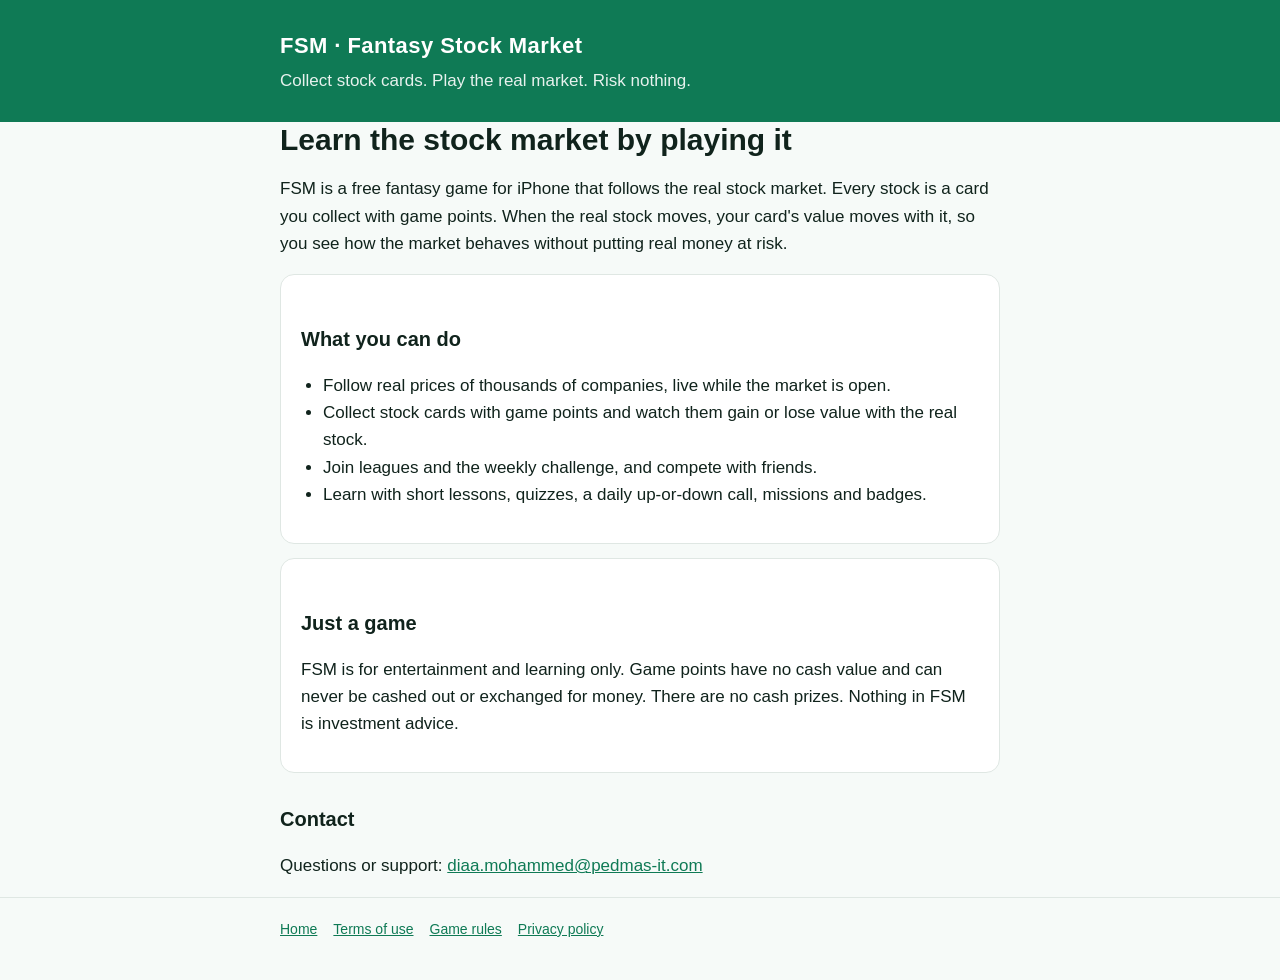
<file: index.html>
<!DOCTYPE html>
<html lang="en">
<head>
<meta charset="utf-8">
<meta name="viewport" content="width=device-width, initial-scale=1">
<title>FSM - Fantasy Stock Market</title>
<meta name="description" content="FSM is a free fantasy game for the stock market: collect stock cards, play the real market, risk nothing.">
<link rel="stylesheet" href="style.css">
</head>
<body>
<header><div class="wrap"><a class="brand" href="./">FSM · Fantasy Stock Market</a><div class="tag">Collect stock cards. Play the real market. Risk nothing.</div></div></header>
<main class="wrap">
  <h1>Learn the stock market by playing it</h1>
  <p>FSM is a free fantasy game for iPhone that follows the real stock market. Every stock is a card you collect with game points. When the real stock moves, your card's value moves with it, so you see how the market behaves without putting real money at risk.</p>

  <div class="card">
    <h2>What you can do</h2>
    <ul>
      <li>Follow real prices of thousands of companies, live while the market is open.</li>
      <li>Collect stock cards with game points and watch them gain or lose value with the real stock.</li>
      <li>Join leagues and the weekly challenge, and compete with friends.</li>
      <li>Learn with short lessons, quizzes, a daily up-or-down call, missions and badges.</li>
    </ul>
  </div>

  <div class="card">
    <h2>Just a game</h2>
    <p>FSM is for entertainment and learning only. Game points have no cash value and can never be cashed out or exchanged for money. There are no cash prizes. Nothing in FSM is investment advice.</p>
  </div>

  <h2>Contact</h2>
  <p>Questions or support: <a href="mailto:diaa.mohammed@pedmas-it.com">diaa.mohammed@pedmas-it.com</a></p>
</main>
<footer><div class="wrap"><a href="./">Home</a><a href="terms">Terms of use</a><a href="rules">Game rules</a><a href="privacy">Privacy policy</a></div></footer>
</body>
</html>
</file>
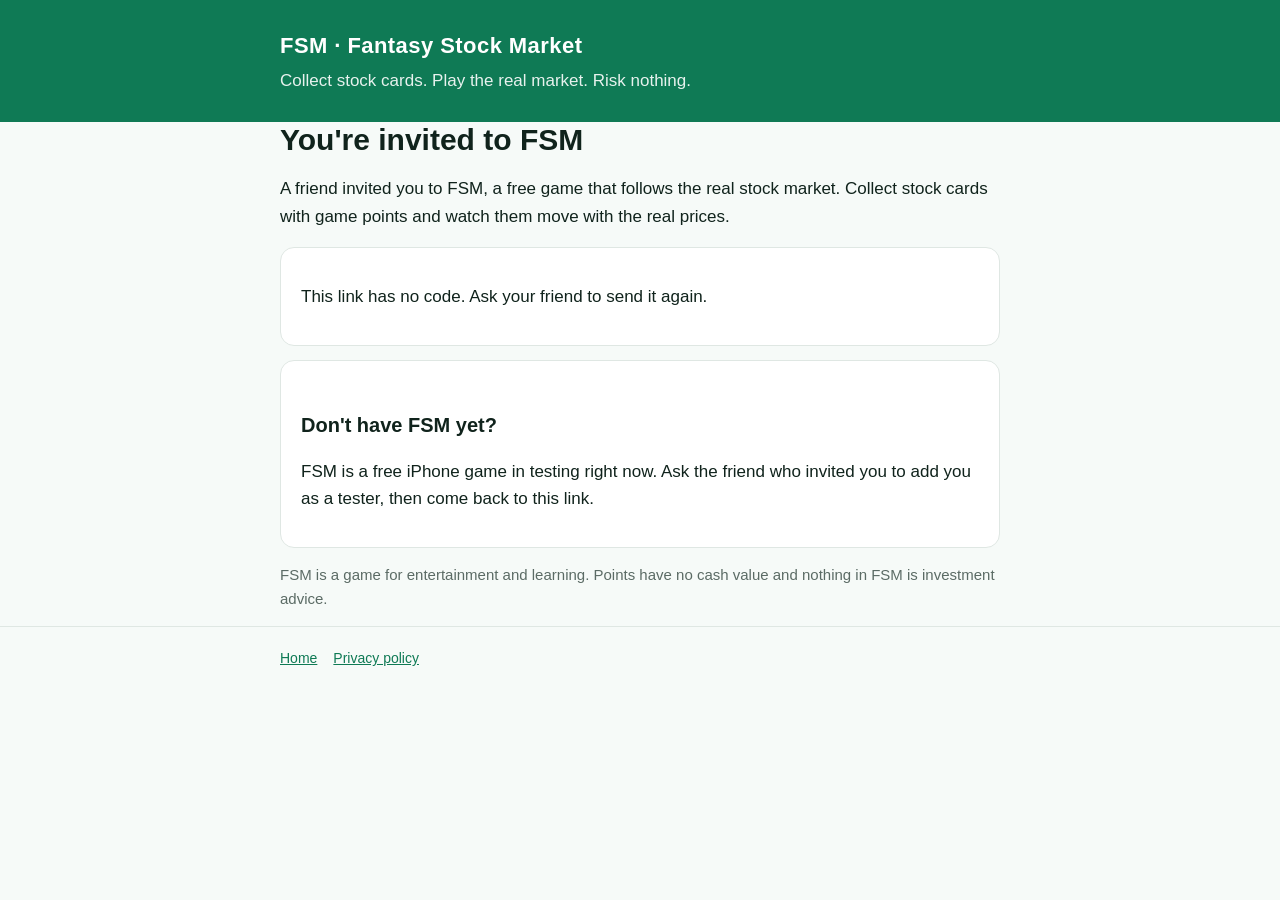
<file: invite/index.html>
<!DOCTYPE html>
<html lang="en">
<head>
<meta charset="utf-8">
<meta name="viewport" content="width=device-width, initial-scale=1">
<title>You're invited to FSM - FSM</title>
<meta name="description" content="A friend invited you to FSM, a free game that follows the real stock market.">
<meta property="og:title" content="You're invited to FSM">
<meta property="og:description" content="A friend invited you to FSM, a free game that follows the real stock market.">
<link rel="stylesheet" href="../style.css">
</head>
<body>
<header><div class="wrap"><a class="brand" href="../">FSM · Fantasy Stock Market</a><div class="tag">Collect stock cards. Play the real market. Risk nothing.</div></div></header>
<main class="wrap">
  <h1>You're invited to FSM</h1>
  <p>A friend invited you to FSM, a free game that follows the real stock market. Collect stock cards with game points and watch them move with the real prices.</p>

  <div class="card" id="has-code">
    <p class="muted">Invite code</p>
    <div class="code" id="code"></div>
    <a class="btn btn-primary" id="open" href="#">Open in FSM</a>
    <button class="btn btn-quiet" id="copy" type="button">Copy code</button>
    <p class="muted">Use this code when you sign up, or within your first week. Once you finish your first lesson or play your first league, you and your friend each get 1,000 game points.</p>
  </div>

  <div class="card hidden" id="no-code">
    <p>This link has no code. Ask your friend to send it again.</p>
  </div>

  <div class="card">
    <h2>Don't have FSM yet?</h2>
    <p>FSM is a free iPhone game in testing right now. Ask the friend who invited you to add you as a tester, then come back to this link.</p>
  </div>

  <p class="muted">FSM is a game for entertainment and learning. Points have no cash value and nothing in FSM is investment advice.</p>
</main>
<footer><div class="wrap"><a href="../">Home</a><a href="../privacy">Privacy policy</a></div></footer>
<script>
(function () {
  var raw = new URLSearchParams(location.search).get("code") || "";
  var code = raw.toUpperCase().replace(/[^A-Z0-9]/g, "").slice(0, 16);
  if (!code) {
    document.getElementById("has-code").classList.add("hidden");
    document.getElementById("no-code").classList.remove("hidden");
    return;
  }
  document.getElementById("code").textContent = code;
  document.getElementById("open").href = "fsm://invite/" + code;
  var copy = document.getElementById("copy");
  copy.addEventListener("click", function () {
    var done = function () { copy.textContent = "Copied"; setTimeout(function () { copy.textContent = "Copy code"; }, 2000); };
    if (navigator.clipboard) { navigator.clipboard.writeText(code).then(done, function () {}); }
  });
})();
</script>
</body>
</html>
</file>
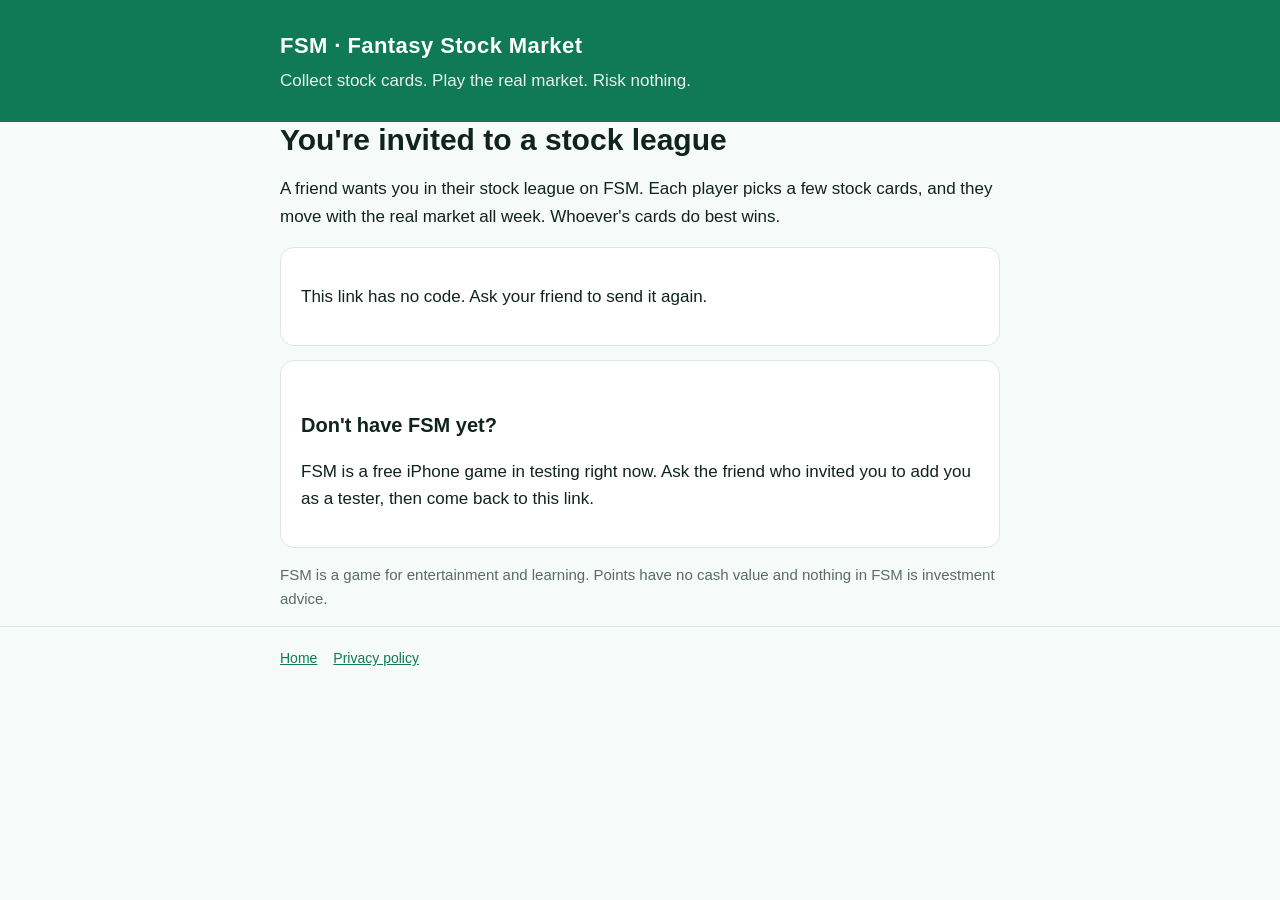
<file: join/index.html>
<!DOCTYPE html>
<html lang="en">
<head>
<meta charset="utf-8">
<meta name="viewport" content="width=device-width, initial-scale=1">
<title>You're invited to a stock league - FSM</title>
<meta name="description" content="A friend invited you to a stock league on FSM: pick your cards, follow the real market, and see who reads it better.">
<meta property="og:title" content="You're invited to a stock league">
<meta property="og:description" content="A friend invited you to a stock league on FSM: pick your cards, follow the real market, and see who reads it better.">
<link rel="stylesheet" href="../style.css">
</head>
<body>
<header><div class="wrap"><a class="brand" href="../">FSM · Fantasy Stock Market</a><div class="tag">Collect stock cards. Play the real market. Risk nothing.</div></div></header>
<main class="wrap">
  <h1>You're invited to a stock league</h1>
  <p>A friend wants you in their stock league on FSM. Each player picks a few stock cards, and they move with the real market all week. Whoever's cards do best wins.</p>

  <div class="card" id="has-code">
    <p class="muted">League code</p>
    <div class="code" id="code"></div>
    <a class="btn btn-primary" id="open" href="#">Open in FSM</a>
    <button class="btn btn-quiet" id="copy" type="button">Copy code</button>
    <p class="muted">Opening FSM takes you straight to the league. You can also type the code in the app: Leagues Hub, “Got an invite code? Join”.</p>
  </div>

  <div class="card hidden" id="no-code">
    <p>This link has no code. Ask your friend to send it again.</p>
  </div>

  <div class="card">
    <h2>Don't have FSM yet?</h2>
    <p>FSM is a free iPhone game in testing right now. Ask the friend who invited you to add you as a tester, then come back to this link.</p>
  </div>

  <p class="muted">FSM is a game for entertainment and learning. Points have no cash value and nothing in FSM is investment advice.</p>
</main>
<footer><div class="wrap"><a href="../">Home</a><a href="../privacy">Privacy policy</a></div></footer>
<script>
(function () {
  var raw = new URLSearchParams(location.search).get("code") || "";
  var code = raw.toUpperCase().replace(/[^A-Z0-9]/g, "").slice(0, 16);
  if (!code) {
    document.getElementById("has-code").classList.add("hidden");
    document.getElementById("no-code").classList.remove("hidden");
    return;
  }
  document.getElementById("code").textContent = code;
  document.getElementById("open").href = "fsm://join/" + code;
  var copy = document.getElementById("copy");
  copy.addEventListener("click", function () {
    var done = function () { copy.textContent = "Copied"; setTimeout(function () { copy.textContent = "Copy code"; }, 2000); };
    if (navigator.clipboard) { navigator.clipboard.writeText(code).then(done, function () {}); }
  });
})();
</script>
</body>
</html>
</file>
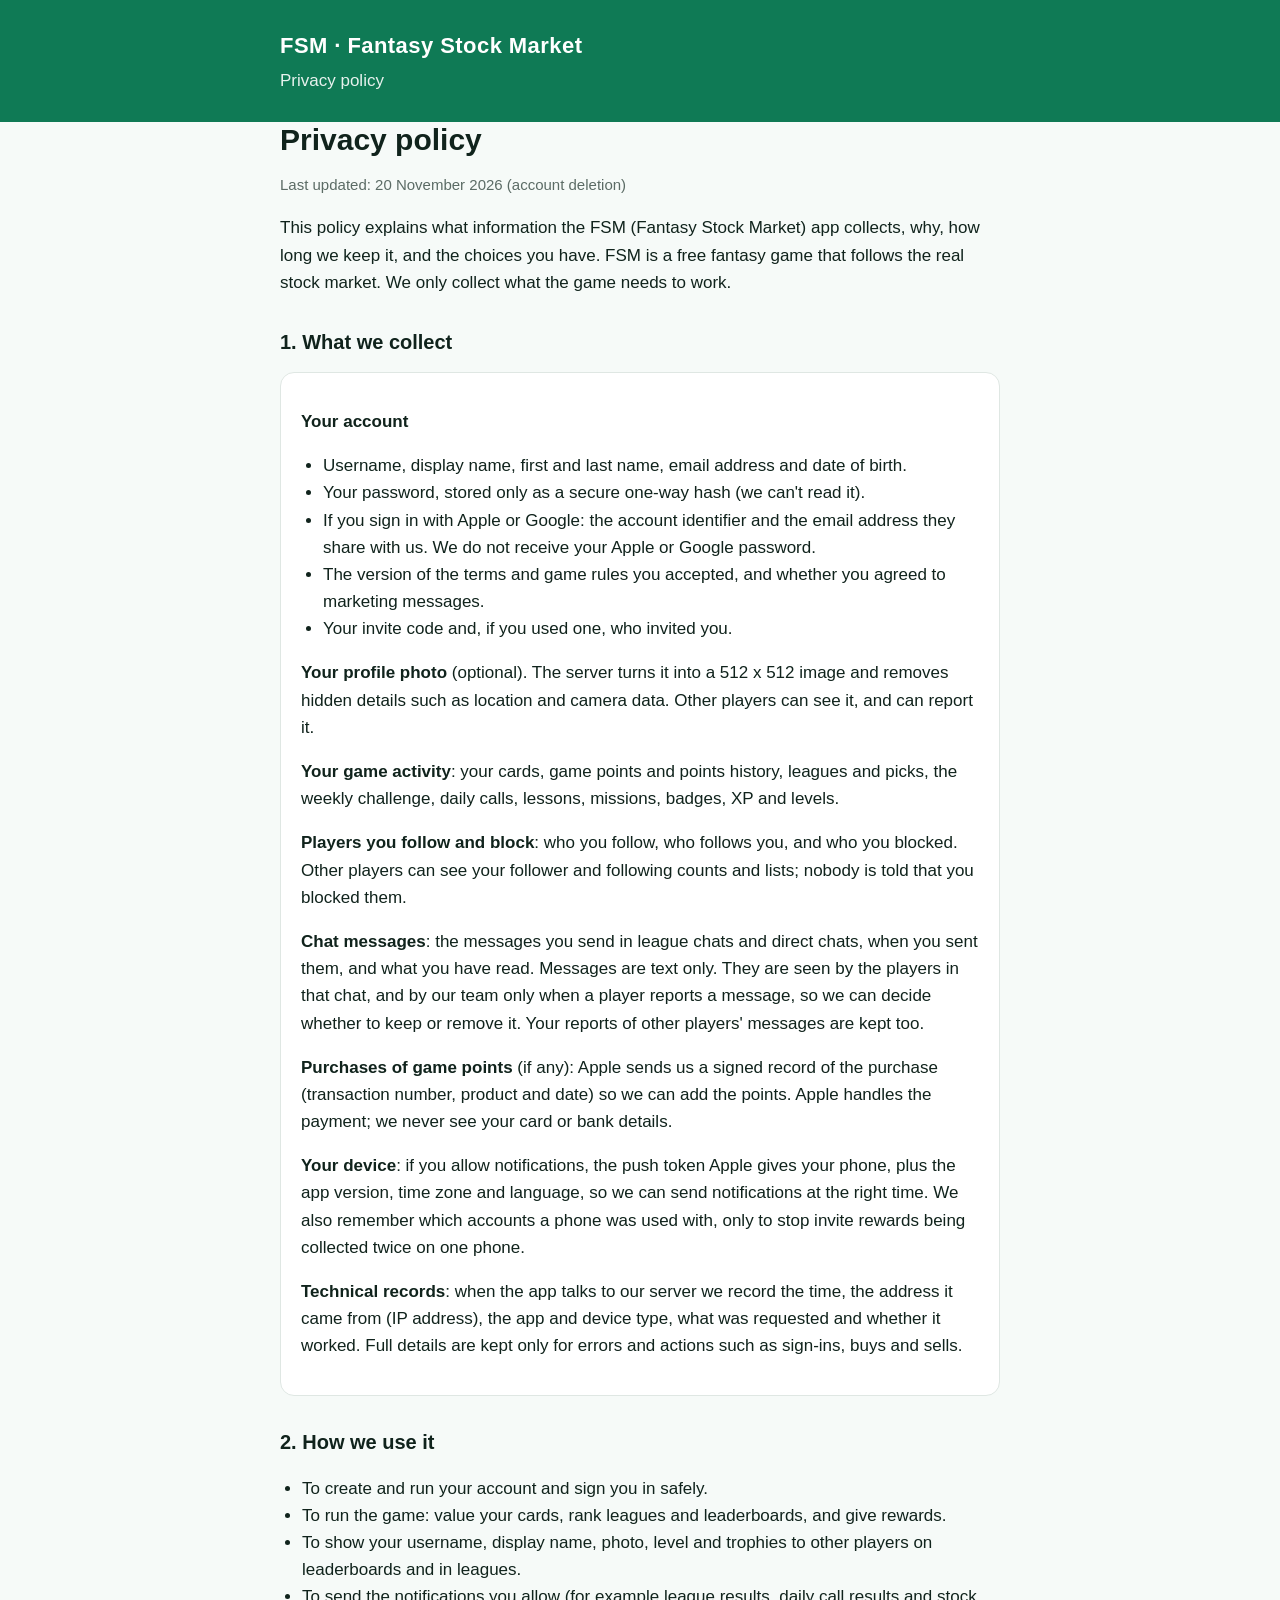
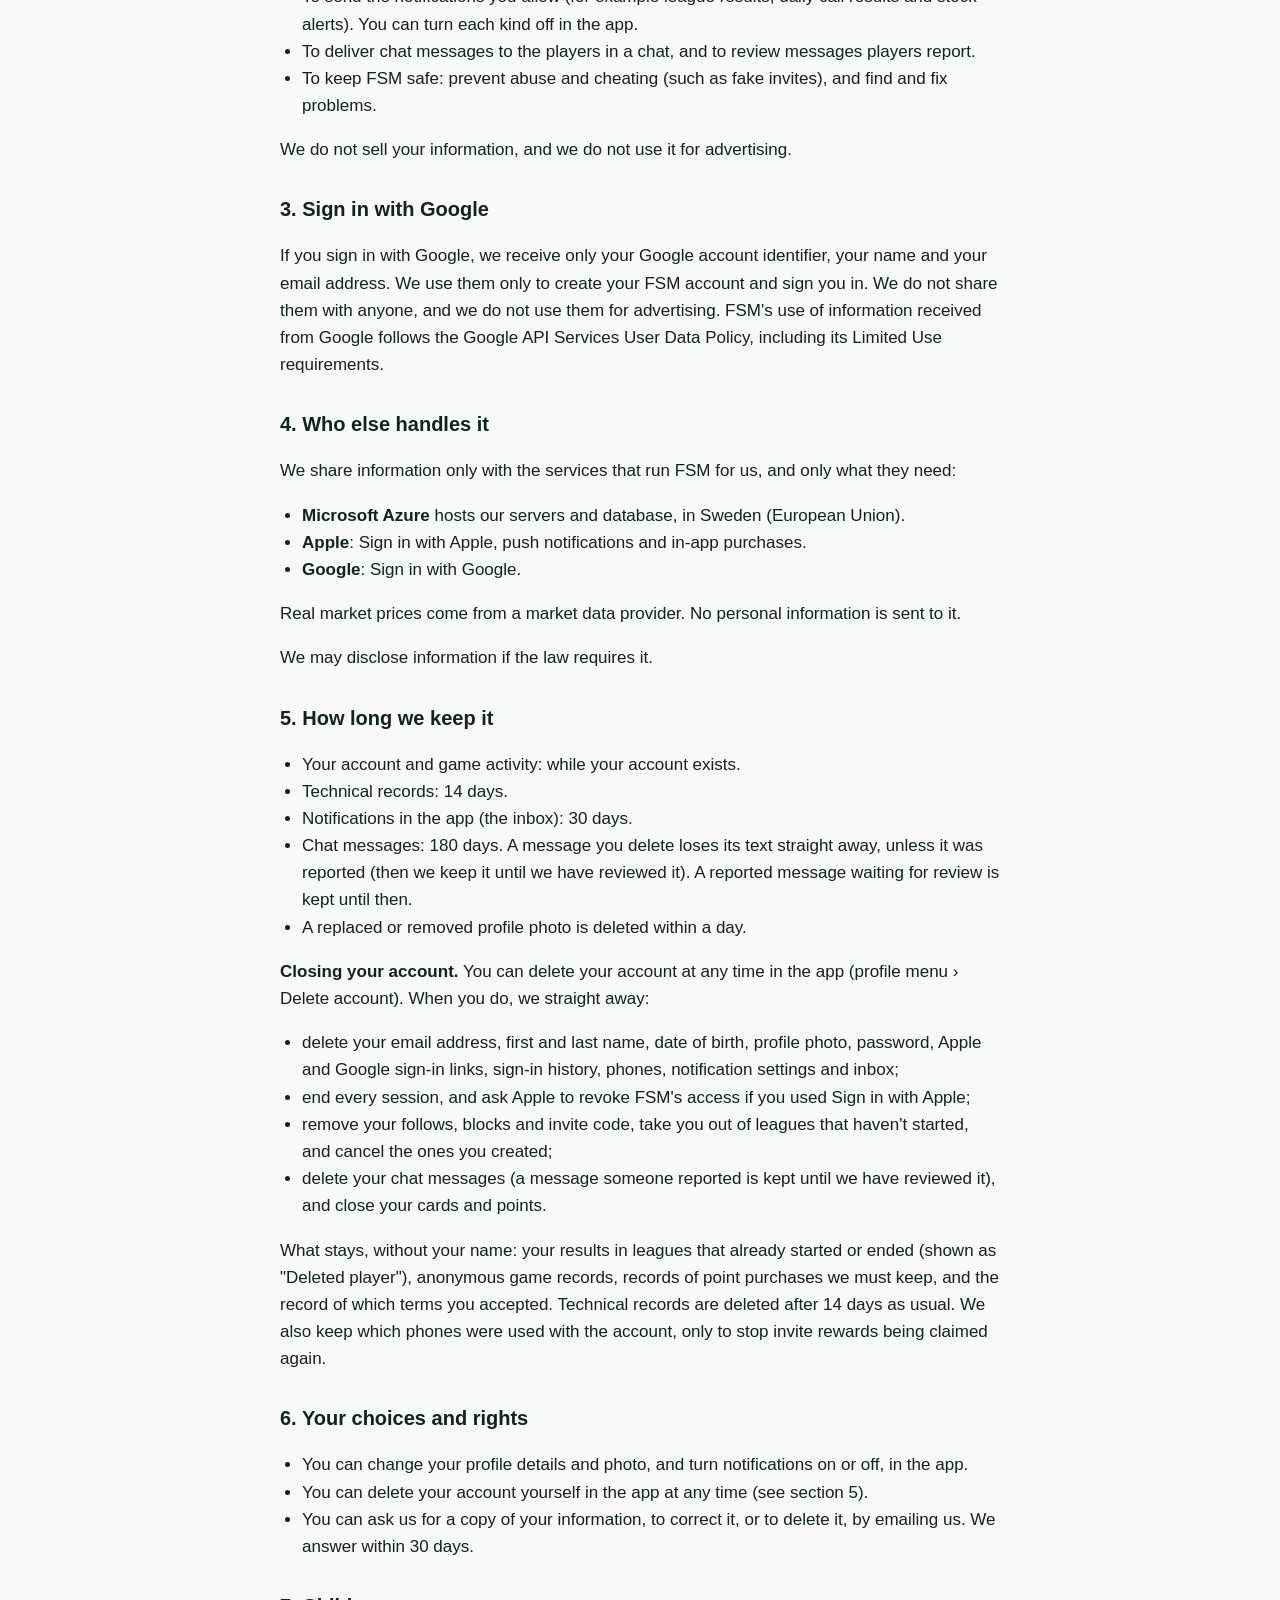
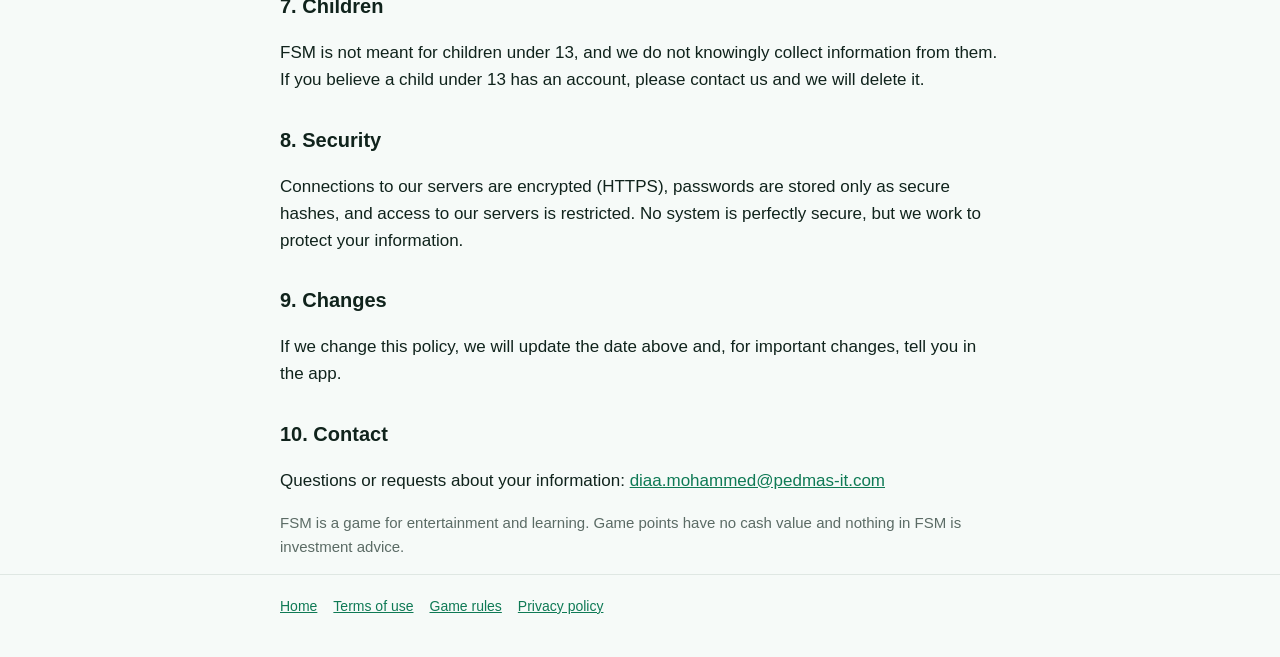
<file: privacy.html>
<!DOCTYPE html>
<html lang="en">
<head>
<meta charset="utf-8">
<meta name="viewport" content="width=device-width, initial-scale=1">
<title>Privacy policy - FSM</title>
<link rel="stylesheet" href="style.css">
</head>
<body>
<header><div class="wrap"><a class="brand" href="./">FSM · Fantasy Stock Market</a><div class="tag">Privacy policy</div></div></header>
<main class="wrap">
  <h1>Privacy policy</h1>
  <p class="muted">Last updated: 20 November 2026 (account deletion)</p>

  <p>This policy explains what information the FSM (Fantasy Stock Market) app collects, why, how long we keep it, and the choices you have. FSM is a free fantasy game that follows the real stock market. We only collect what the game needs to work.</p>

  <h2>1. What we collect</h2>
  <div class="card">
    <p><strong>Your account</strong></p>
    <ul>
      <li>Username, display name, first and last name, email address and date of birth.</li>
      <li>Your password, stored only as a secure one-way hash (we can't read it).</li>
      <li>If you sign in with Apple or Google: the account identifier and the email address they share with us. We do not receive your Apple or Google password.</li>
      <li>The version of the terms and game rules you accepted, and whether you agreed to marketing messages.</li>
      <li>Your invite code and, if you used one, who invited you.</li>
    </ul>
    <p><strong>Your profile photo</strong> (optional). The server turns it into a 512 x 512 image and removes hidden details such as location and camera data. Other players can see it, and can report it.</p>
    <p><strong>Your game activity</strong>: your cards, game points and points history, leagues and picks, the weekly challenge, daily calls, lessons, missions, badges, XP and levels.</p>
    <p><strong>Players you follow and block</strong>: who you follow, who follows you, and who you blocked. Other players can see your follower and following counts and lists; nobody is told that you blocked them.</p>
    <p><strong>Chat messages</strong>: the messages you send in league chats and direct chats, when you sent them, and what you have read. Messages are text only. They are seen by the players in that chat, and by our team only when a player reports a message, so we can decide whether to keep or remove it. Your reports of other players' messages are kept too.</p>
    <p><strong>Purchases of game points</strong> (if any): Apple sends us a signed record of the purchase (transaction number, product and date) so we can add the points. Apple handles the payment; we never see your card or bank details.</p>
    <p><strong>Your device</strong>: if you allow notifications, the push token Apple gives your phone, plus the app version, time zone and language, so we can send notifications at the right time. We also remember which accounts a phone was used with, only to stop invite rewards being collected twice on one phone.</p>
    <p><strong>Technical records</strong>: when the app talks to our server we record the time, the address it came from (IP address), the app and device type, what was requested and whether it worked. Full details are kept only for errors and actions such as sign-ins, buys and sells.</p>
  </div>

  <h2>2. How we use it</h2>
  <ul>
    <li>To create and run your account and sign you in safely.</li>
    <li>To run the game: value your cards, rank leagues and leaderboards, and give rewards.</li>
    <li>To show your username, display name, photo, level and trophies to other players on leaderboards and in leagues.</li>
    <li>To send the notifications you allow (for example league results, daily call results and stock alerts). You can turn each kind off in the app.</li>
    <li>To deliver chat messages to the players in a chat, and to review messages players report.</li>
    <li>To keep FSM safe: prevent abuse and cheating (such as fake invites), and find and fix problems.</li>
  </ul>
  <p>We do not sell your information, and we do not use it for advertising.</p>

  <h2>3. Sign in with Google</h2>
  <p>If you sign in with Google, we receive only your Google account identifier, your name and your email address. We use them only to create your FSM account and sign you in. We do not share them with anyone, and we do not use them for advertising. FSM's use of information received from Google follows the Google API Services User Data Policy, including its Limited Use requirements.</p>

  <h2>4. Who else handles it</h2>
  <p>We share information only with the services that run FSM for us, and only what they need:</p>
  <ul>
    <li><strong>Microsoft Azure</strong> hosts our servers and database, in Sweden (European Union).</li>
    <li><strong>Apple</strong>: Sign in with Apple, push notifications and in-app purchases.</li>
    <li><strong>Google</strong>: Sign in with Google.</li>
  </ul>
  <p>Real market prices come from a market data provider. No personal information is sent to it.</p>
  <p>We may disclose information if the law requires it.</p>

  <h2>5. How long we keep it</h2>
  <ul>
    <li>Your account and game activity: while your account exists.</li>
    <li>Technical records: 14 days.</li>
    <li>Notifications in the app (the inbox): 30 days.</li>
    <li>Chat messages: 180 days. A message you delete loses its text straight away, unless it was reported (then we keep it until we have reviewed it). A reported message waiting for review is kept until then.</li>
    <li>A replaced or removed profile photo is deleted within a day.</li>
  </ul>
  <p><strong>Closing your account.</strong> You can delete your account at any time in the app (profile menu › Delete account). When you do, we straight away:</p>
  <ul>
    <li>delete your email address, first and last name, date of birth, profile photo, password, Apple and Google sign-in links, sign-in history, phones, notification settings and inbox;</li>
    <li>end every session, and ask Apple to revoke FSM's access if you used Sign in with Apple;</li>
    <li>remove your follows, blocks and invite code, take you out of leagues that haven't started, and cancel the ones you created;</li>
    <li>delete your chat messages (a message someone reported is kept until we have reviewed it), and close your cards and points.</li>
  </ul>
  <p>What stays, without your name: your results in leagues that already started or ended (shown as "Deleted player"), anonymous game records, records of point purchases we must keep, and the record of which terms you accepted. Technical records are deleted after 14 days as usual. We also keep which phones were used with the account, only to stop invite rewards being claimed again.</p>

  <h2>6. Your choices and rights</h2>
  <ul>
    <li>You can change your profile details and photo, and turn notifications on or off, in the app.</li>
    <li>You can delete your account yourself in the app at any time (see section 5).</li>
    <li>You can ask us for a copy of your information, to correct it, or to delete it, by emailing us. We answer within 30 days.</li>
  </ul>

  <h2>7. Children</h2>
  <p>FSM is not meant for children under 13, and we do not knowingly collect information from them. If you believe a child under 13 has an account, please contact us and we will delete it.</p>

  <h2>8. Security</h2>
  <p>Connections to our servers are encrypted (HTTPS), passwords are stored only as secure hashes, and access to our servers is restricted. No system is perfectly secure, but we work to protect your information.</p>

  <h2>9. Changes</h2>
  <p>If we change this policy, we will update the date above and, for important changes, tell you in the app.</p>

  <h2>10. Contact</h2>
  <p>Questions or requests about your information: <a href="mailto:diaa.mohammed@pedmas-it.com">diaa.mohammed@pedmas-it.com</a></p>

  <p class="muted">FSM is a game for entertainment and learning. Game points have no cash value and nothing in FSM is investment advice.</p>
</main>
<footer><div class="wrap"><a href="./">Home</a><a href="terms">Terms of use</a><a href="rules">Game rules</a><a href="privacy">Privacy policy</a></div></footer>
</body>
</html>
</file>
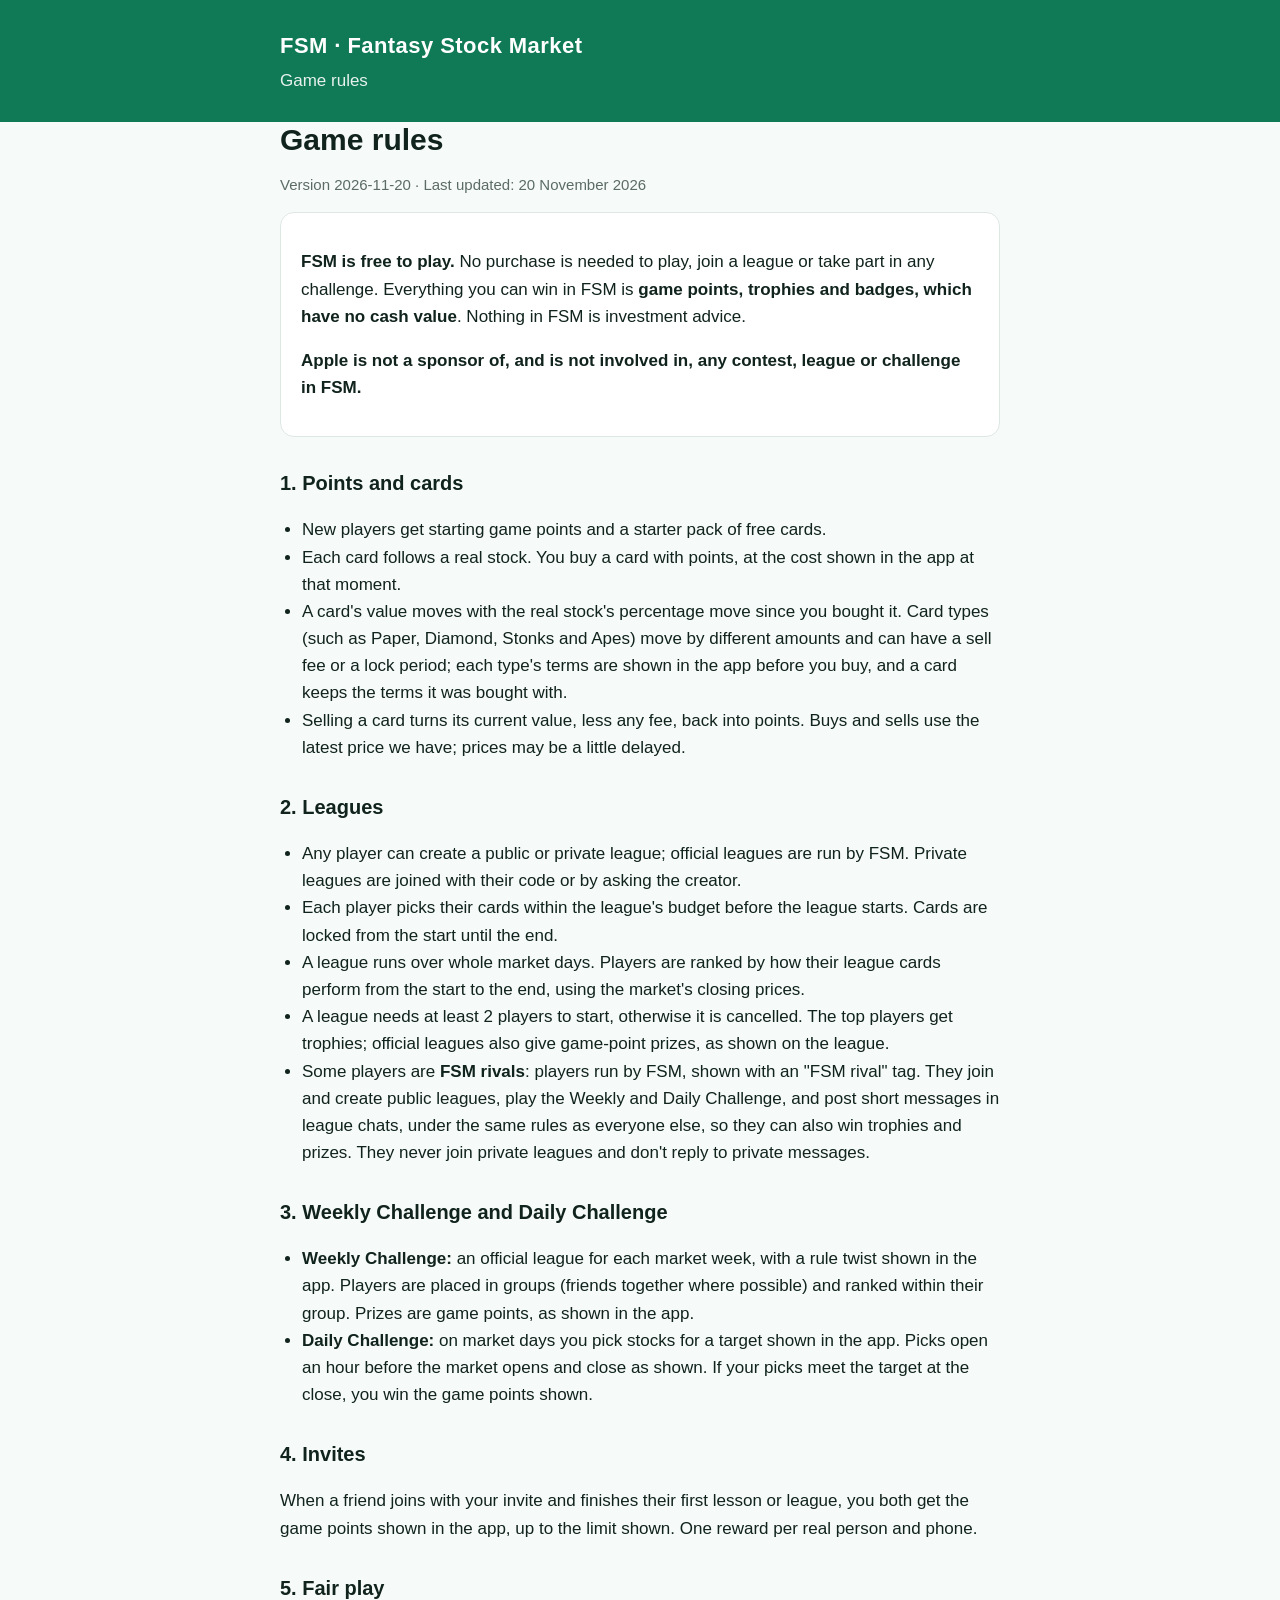
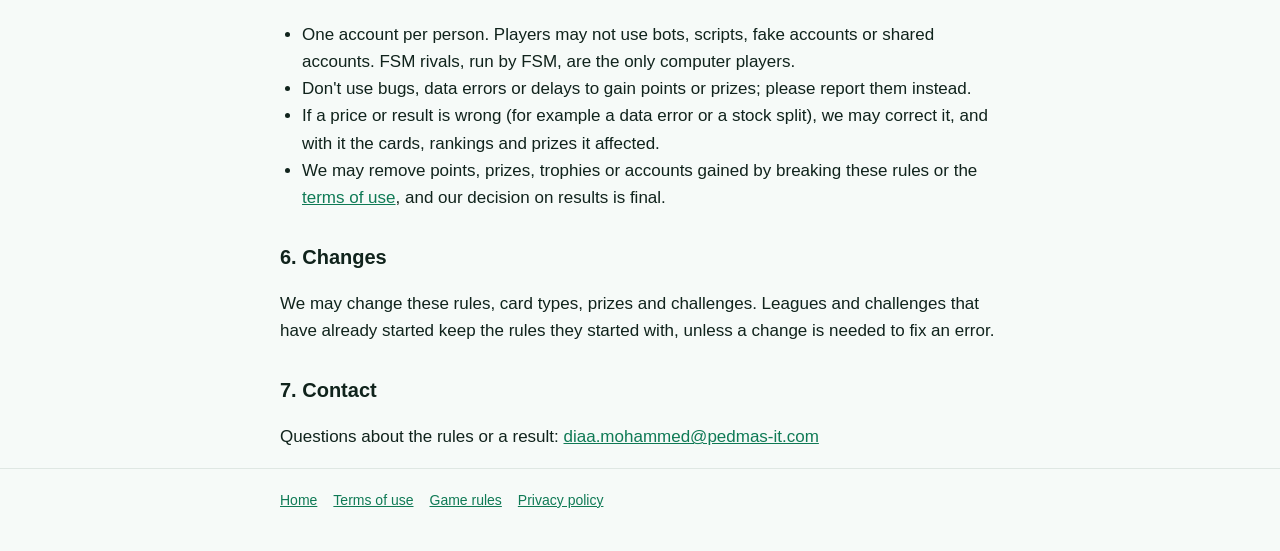
<file: rules.html>
<!DOCTYPE html>
<html lang="en">
<head>
<meta charset="utf-8">
<meta name="viewport" content="width=device-width, initial-scale=1">
<title>Game rules - FSM</title>
<link rel="stylesheet" href="style.css">
</head>
<body>
<header><div class="wrap"><a class="brand" href="./">FSM · Fantasy Stock Market</a><div class="tag">Game rules</div></div></header>
<main class="wrap">
  <h1>Game rules</h1>
  <p class="muted">Version 2026-11-20 · Last updated: 20 November 2026</p>

  <div class="card">
    <p><strong>FSM is free to play.</strong> No purchase is needed to play, join a league or take part in any challenge. Everything you can win in FSM is <strong>game points, trophies and badges, which have no cash value</strong>. Nothing in FSM is investment advice.</p>
    <p><strong>Apple is not a sponsor of, and is not involved in, any contest, league or challenge in FSM.</strong></p>
  </div>

  <h2>1. Points and cards</h2>
  <ul>
    <li>New players get starting game points and a starter pack of free cards.</li>
    <li>Each card follows a real stock. You buy a card with points, at the cost shown in the app at that moment.</li>
    <li>A card's value moves with the real stock's percentage move since you bought it. Card types (such as Paper, Diamond, Stonks and Apes) move by different amounts and can have a sell fee or a lock period; each type's terms are shown in the app before you buy, and a card keeps the terms it was bought with.</li>
    <li>Selling a card turns its current value, less any fee, back into points. Buys and sells use the latest price we have; prices may be a little delayed.</li>
  </ul>

  <h2>2. Leagues</h2>
  <ul>
    <li>Any player can create a public or private league; official leagues are run by FSM. Private leagues are joined with their code or by asking the creator.</li>
    <li>Each player picks their cards within the league's budget before the league starts. Cards are locked from the start until the end.</li>
    <li>A league runs over whole market days. Players are ranked by how their league cards perform from the start to the end, using the market's closing prices.</li>
    <li>A league needs at least 2 players to start, otherwise it is cancelled. The top players get trophies; official leagues also give game-point prizes, as shown on the league.</li>
    <li>Some players are <strong>FSM rivals</strong>: players run by FSM, shown with an "FSM rival" tag. They join and create public leagues, play the Weekly and Daily Challenge, and post short messages in league chats, under the same rules as everyone else, so they can also win trophies and prizes. They never join private leagues and don't reply to private messages.</li>
  </ul>

  <h2>3. Weekly Challenge and Daily Challenge</h2>
  <ul>
    <li><strong>Weekly Challenge:</strong> an official league for each market week, with a rule twist shown in the app. Players are placed in groups (friends together where possible) and ranked within their group. Prizes are game points, as shown in the app.</li>
    <li><strong>Daily Challenge:</strong> on market days you pick stocks for a target shown in the app. Picks open an hour before the market opens and close as shown. If your picks meet the target at the close, you win the game points shown.</li>
  </ul>

  <h2>4. Invites</h2>
  <p>When a friend joins with your invite and finishes their first lesson or league, you both get the game points shown in the app, up to the limit shown. One reward per real person and phone.</p>

  <h2>5. Fair play</h2>
  <ul>
    <li>One account per person. Players may not use bots, scripts, fake accounts or shared accounts. FSM rivals, run by FSM, are the only computer players.</li>
    <li>Don't use bugs, data errors or delays to gain points or prizes; please report them instead.</li>
    <li>If a price or result is wrong (for example a data error or a stock split), we may correct it, and with it the cards, rankings and prizes it affected.</li>
    <li>We may remove points, prizes, trophies or accounts gained by breaking these rules or the <a href="terms">terms of use</a>, and our decision on results is final.</li>
  </ul>

  <h2>6. Changes</h2>
  <p>We may change these rules, card types, prizes and challenges. Leagues and challenges that have already started keep the rules they started with, unless a change is needed to fix an error.</p>

  <h2>7. Contact</h2>
  <p>Questions about the rules or a result: <a href="mailto:diaa.mohammed@pedmas-it.com">diaa.mohammed@pedmas-it.com</a></p>
</main>
<footer><div class="wrap"><a href="./">Home</a><a href="terms">Terms of use</a><a href="rules">Game rules</a><a href="privacy">Privacy policy</a></div></footer>
</body>
</html>
</file>
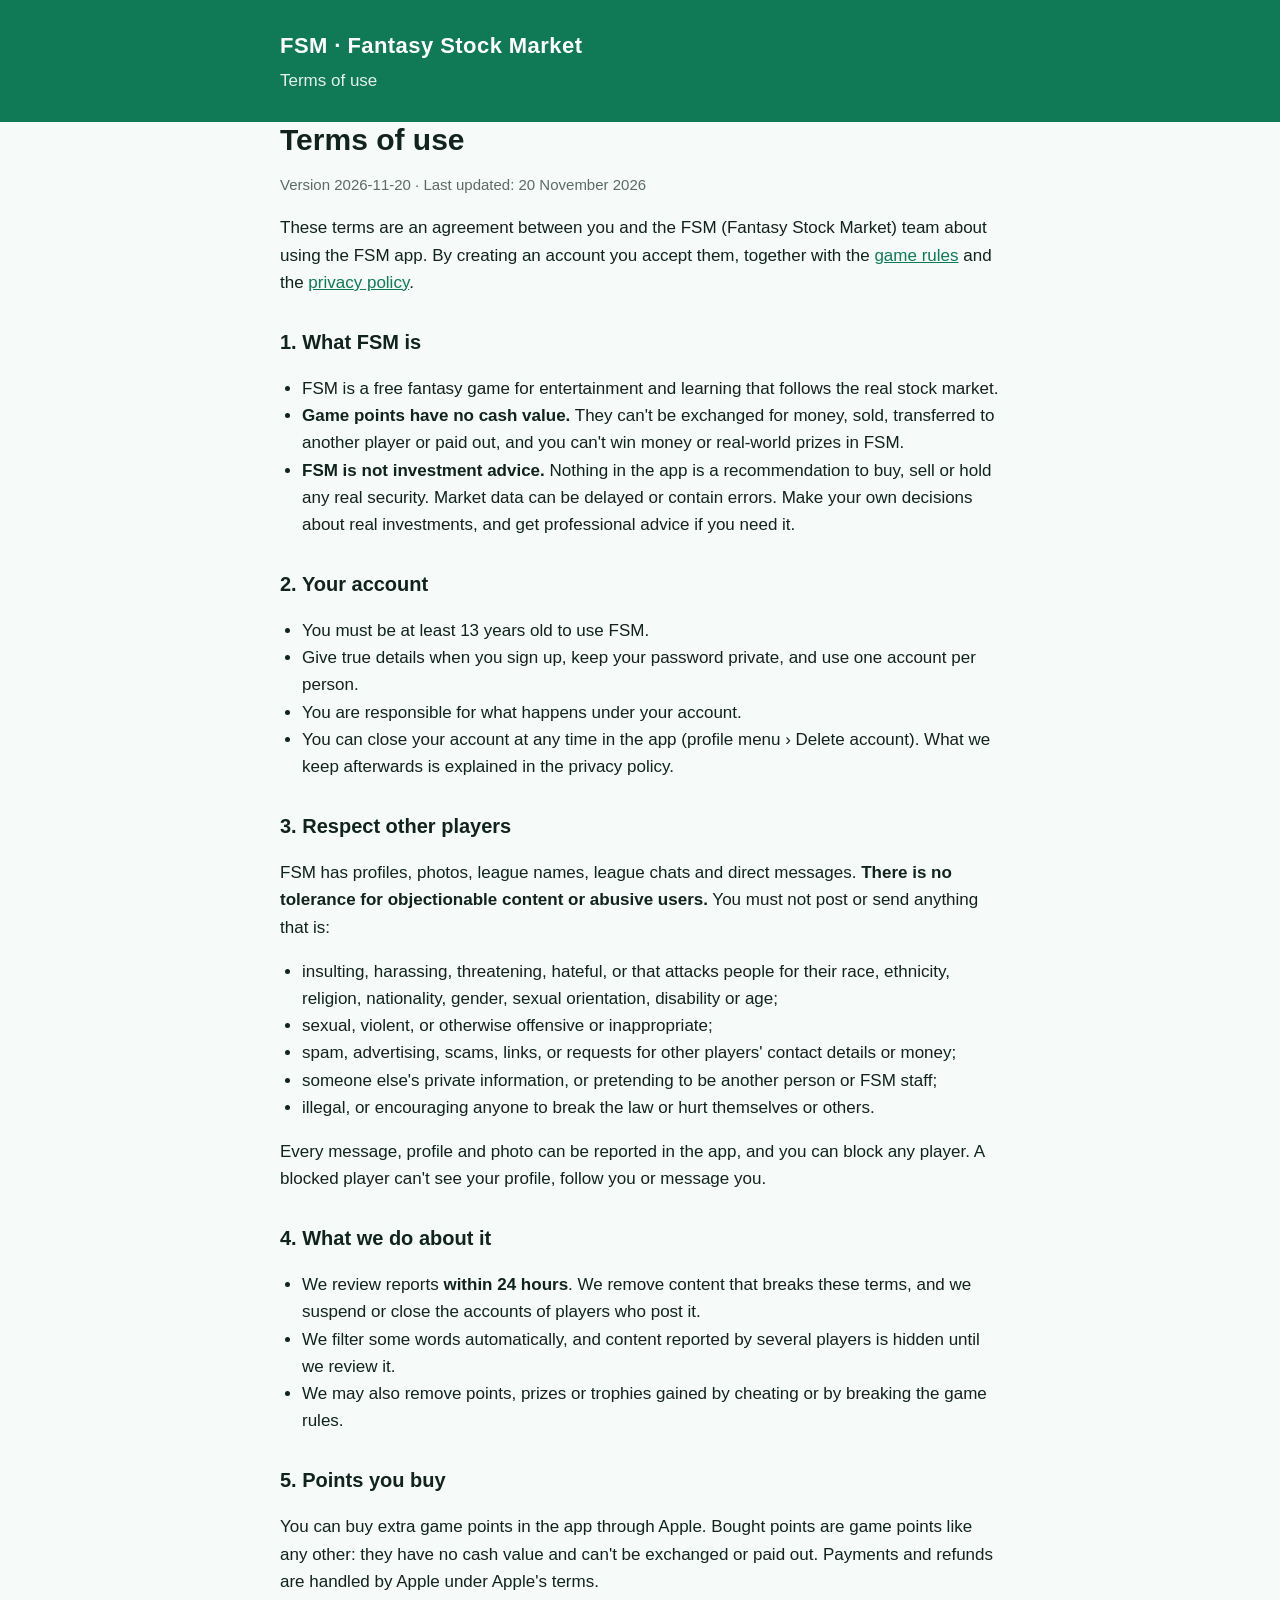
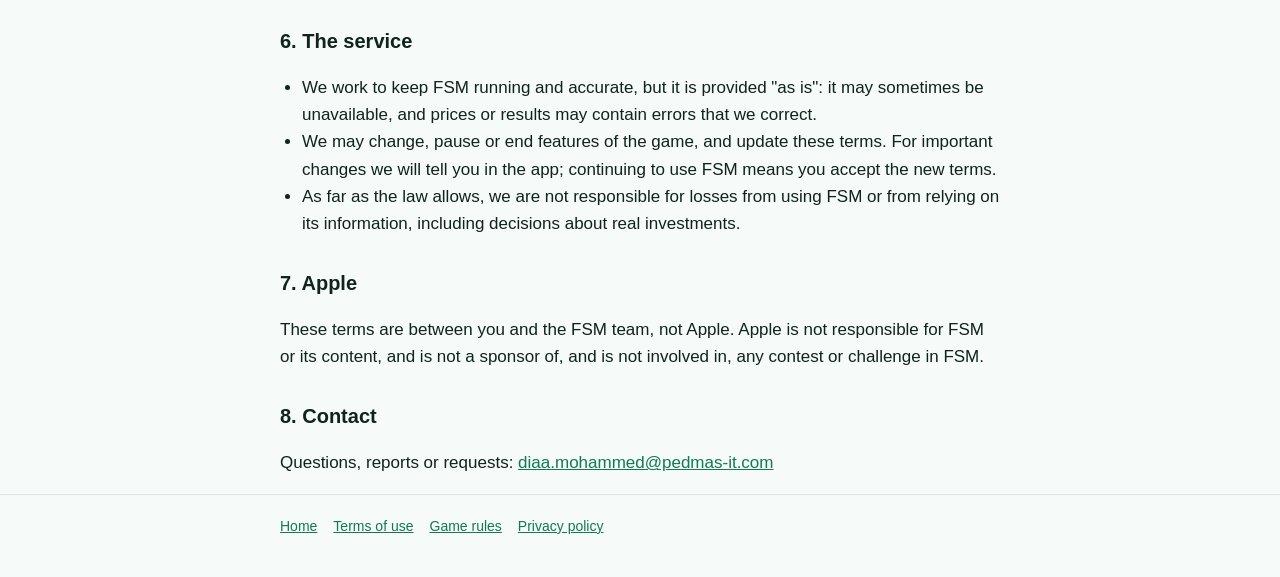
<file: terms.html>
<!DOCTYPE html>
<html lang="en">
<head>
<meta charset="utf-8">
<meta name="viewport" content="width=device-width, initial-scale=1">
<title>Terms of use - FSM</title>
<link rel="stylesheet" href="style.css">
</head>
<body>
<header><div class="wrap"><a class="brand" href="./">FSM · Fantasy Stock Market</a><div class="tag">Terms of use</div></div></header>
<main class="wrap">
  <h1>Terms of use</h1>
  <p class="muted">Version 2026-11-20 · Last updated: 20 November 2026</p>

  <p>These terms are an agreement between you and the FSM (Fantasy Stock Market) team about using the FSM app. By creating an account you accept them, together with the <a href="rules">game rules</a> and the <a href="privacy">privacy policy</a>.</p>

  <h2>1. What FSM is</h2>
  <ul>
    <li>FSM is a free fantasy game for entertainment and learning that follows the real stock market.</li>
    <li><strong>Game points have no cash value.</strong> They can't be exchanged for money, sold, transferred to another player or paid out, and you can't win money or real-world prizes in FSM.</li>
    <li><strong>FSM is not investment advice.</strong> Nothing in the app is a recommendation to buy, sell or hold any real security. Market data can be delayed or contain errors. Make your own decisions about real investments, and get professional advice if you need it.</li>
  </ul>

  <h2>2. Your account</h2>
  <ul>
    <li>You must be at least 13 years old to use FSM.</li>
    <li>Give true details when you sign up, keep your password private, and use one account per person.</li>
    <li>You are responsible for what happens under your account.</li>
    <li>You can close your account at any time in the app (profile menu › Delete account). What we keep afterwards is explained in the privacy policy.</li>
  </ul>

  <h2>3. Respect other players</h2>
  <p>FSM has profiles, photos, league names, league chats and direct messages. <strong>There is no tolerance for objectionable content or abusive users.</strong> You must not post or send anything that is:</p>
  <ul>
    <li>insulting, harassing, threatening, hateful, or that attacks people for their race, ethnicity, religion, nationality, gender, sexual orientation, disability or age;</li>
    <li>sexual, violent, or otherwise offensive or inappropriate;</li>
    <li>spam, advertising, scams, links, or requests for other players' contact details or money;</li>
    <li>someone else's private information, or pretending to be another person or FSM staff;</li>
    <li>illegal, or encouraging anyone to break the law or hurt themselves or others.</li>
  </ul>
  <p>Every message, profile and photo can be reported in the app, and you can block any player. A blocked player can't see your profile, follow you or message you.</p>

  <h2>4. What we do about it</h2>
  <ul>
    <li>We review reports <strong>within 24 hours</strong>. We remove content that breaks these terms, and we suspend or close the accounts of players who post it.</li>
    <li>We filter some words automatically, and content reported by several players is hidden until we review it.</li>
    <li>We may also remove points, prizes or trophies gained by cheating or by breaking the game rules.</li>
  </ul>

  <h2>5. Points you buy</h2>
  <p>You can buy extra game points in the app through Apple. Bought points are game points like any other: they have no cash value and can't be exchanged or paid out. Payments and refunds are handled by Apple under Apple's terms.</p>

  <h2>6. The service</h2>
  <ul>
    <li>We work to keep FSM running and accurate, but it is provided "as is": it may sometimes be unavailable, and prices or results may contain errors that we correct.</li>
    <li>We may change, pause or end features of the game, and update these terms. For important changes we will tell you in the app; continuing to use FSM means you accept the new terms.</li>
    <li>As far as the law allows, we are not responsible for losses from using FSM or from relying on its information, including decisions about real investments.</li>
  </ul>

  <h2>7. Apple</h2>
  <p>These terms are between you and the FSM team, not Apple. Apple is not responsible for FSM or its content, and is not a sponsor of, and is not involved in, any contest or challenge in FSM.</p>

  <h2>8. Contact</h2>
  <p>Questions, reports or requests: <a href="mailto:diaa.mohammed@pedmas-it.com">diaa.mohammed@pedmas-it.com</a></p>
</main>
<footer><div class="wrap"><a href="./">Home</a><a href="terms">Terms of use</a><a href="rules">Game rules</a><a href="privacy">Privacy policy</a></div></footer>
</body>
</html>
</file>
<file: style.css>
:root { --ink: #10231c; --muted: #5b6b65; --emerald: #0f7a55; --line: #dfe7e3; --bg: #f6faf8; }
* { box-sizing: border-box; }
body { margin: 0; font: 17px/1.6 -apple-system, BlinkMacSystemFont, "Segoe UI", Roboto, sans-serif; color: var(--ink); background: var(--bg); }
header { background: var(--emerald); color: #fff; padding: 28px 20px; }
header a { color: #fff; text-decoration: none; }
.wrap { max-width: 760px; margin: 0 auto; padding: 0 20px; }
.brand { font-weight: 750; font-size: 22px; letter-spacing: .02em; }
.tag { opacity: .9; margin-top: 4px; }
main { padding: 28px 0 40px; }
h1 { font-size: 30px; line-height: 1.2; margin: 0 0 12px; }
h2 { font-size: 20px; margin: 30px 0 8px; }
p, li { color: var(--ink); }
.muted { color: var(--muted); font-size: 15px; }
.card { background: #fff; border: 1px solid var(--line); border-radius: 14px; padding: 18px 20px; margin: 14px 0; }
ul { padding-left: 22px; }
a { color: var(--emerald); }
footer { border-top: 1px solid var(--line); padding: 20px 0 40px; color: var(--muted); font-size: 14px; }
footer a { margin-right: 16px; }
.code { font: 700 34px/1.2 ui-monospace, SFMono-Regular, Menlo, monospace; letter-spacing: .12em; text-align: center; padding: 16px 8px; margin: 14px 0; background: var(--bg); border: 1px dashed var(--emerald); border-radius: 12px; }
.btn { display: block; width: 100%; text-align: center; font-family: inherit; font-size: 17px; font-weight: 600; line-height: 1; padding: 15px 18px; border-radius: 12px; border: 0; margin: 10px 0; cursor: pointer; text-decoration: none; }
.btn-primary { background: var(--emerald); color: #fff; }
.btn-quiet { background: #fff; color: var(--emerald); border: 1px solid var(--line); }
.hidden { display: none; }
</file>
